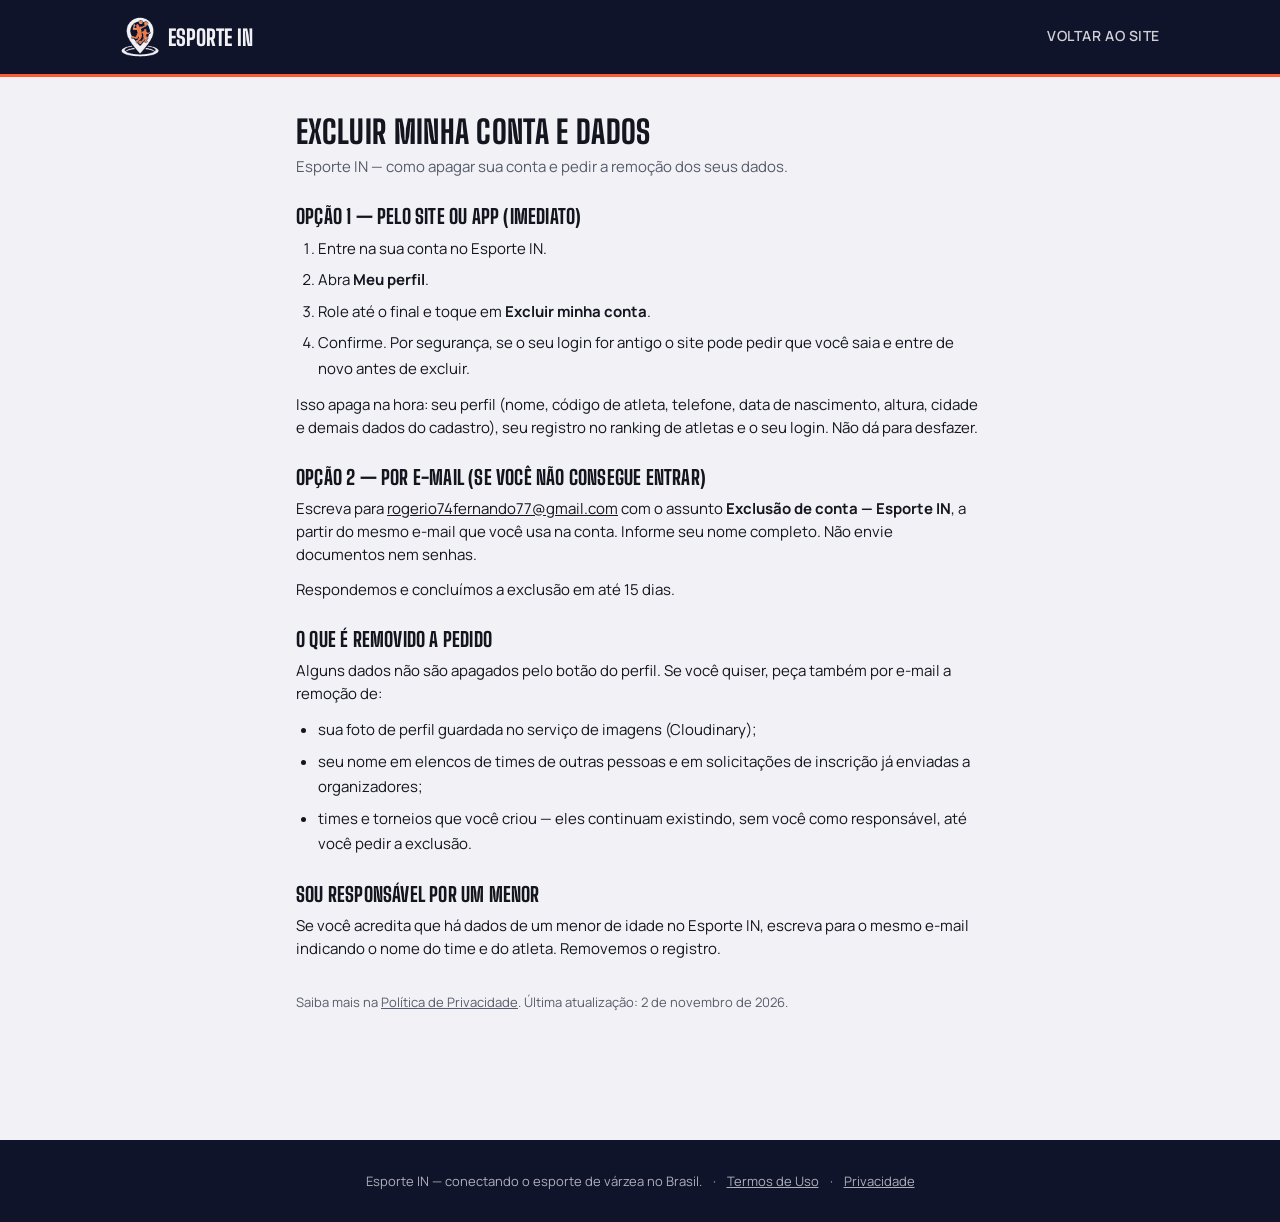
<file: exclusao-de-conta.html>
<!DOCTYPE html>
<html lang="pt-BR">
<head>
<meta charset="UTF-8">
<meta name="viewport" content="width=device-width, initial-scale=1.0, viewport-fit=cover">
<title>Excluir minha conta e dados — Esporte IN</title>
<meta name="description" content="Como excluir sua conta do Esporte IN e pedir a remoção dos seus dados pessoais.">
<link rel="canonical" href="https://www.esportein.com.br/exclusao-de-conta.html">
<meta name="theme-color" content="#10142B">
<link rel="icon" href="icons/favicon-32.png">
<link rel="stylesheet" href="style.css">
<style>
  .legal { max-width: 720px; margin: 0 auto; padding: 40px 16px 56px; font-size: 15px; line-height: 1.7; }
  .legal h1 { font-size: 32px; margin: 0 0 8px; }
  .legal h2 { font-size: 20px; margin: 28px 0 10px; }
  .legal p, .legal ul, .legal ol { margin: 0 0 12px; }
  .legal ul, .legal ol { padding-left: 22px; }
  .legal li { margin-bottom: 6px; }
  .legal a { text-decoration: underline; }
  .legal .sub { color: var(--tinta-suave); margin-bottom: 24px; }
  .legal .data { margin-top: 32px; font-size: 13px; color: var(--tinta-suave); }
</style>
</head>
<body>

<header class="topo">
  <div class="container">
    <a class="marca" href="index.html"><img src="icons/logo-topo.png" alt="" class="marca-icone">Esporte IN</a>
    <nav class="nav-links">
      <a href="index.html">Voltar ao site</a>
    </nav>
  </div>
</header>

<main class="legal">
  <h1>Excluir minha conta e dados</h1>
  <p class="sub">Esporte IN — como apagar sua conta e pedir a remoção dos seus dados.</p>

  <h2>Opção 1 — Pelo site ou app (imediato)</h2>
  <ol>
    <li>Entre na sua conta no Esporte IN.</li>
    <li>Abra <strong>Meu perfil</strong>.</li>
    <li>Role até o final e toque em <strong>Excluir minha conta</strong>.</li>
    <li>Confirme. Por segurança, se o seu login for antigo o site pode pedir que você saia e entre de novo antes de excluir.</li>
  </ol>
  <p>Isso apaga na hora: seu perfil (nome, código de atleta, telefone, data de nascimento, altura, cidade e demais dados do cadastro), seu registro no ranking de atletas e o seu login. Não dá para desfazer.</p>

  <h2>Opção 2 — Por e-mail (se você não consegue entrar)</h2>
  <p>Escreva para <a href="mailto:rogerio74fernando77@gmail.com?subject=Exclus%C3%A3o%20de%20conta%20-%20Esporte%20IN">rogerio74fernando77@gmail.com</a> com o assunto <strong>Exclusão de conta — Esporte IN</strong>, a partir do mesmo e-mail que você usa na conta. Informe seu nome completo. Não envie documentos nem senhas.</p>
  <p>Respondemos e concluímos a exclusão em até 15 dias.</p>

  <h2>O que é removido a pedido</h2>
  <p>Alguns dados não são apagados pelo botão do perfil. Se você quiser, peça também por e-mail a remoção de:</p>
  <ul>
    <li>sua foto de perfil guardada no serviço de imagens (Cloudinary);</li>
    <li>seu nome em elencos de times de outras pessoas e em solicitações de inscrição já enviadas a organizadores;</li>
    <li>times e torneios que você criou — eles continuam existindo, sem você como responsável, até você pedir a exclusão.</li>
  </ul>

  <h2>Sou responsável por um menor</h2>
  <p>Se você acredita que há dados de um menor de idade no Esporte IN, escreva para o mesmo e-mail indicando o nome do time e do atleta. Removemos o registro.</p>

  <p class="data">Saiba mais na <a href="privacidade.html">Política de Privacidade</a>. Última atualização: 2 de novembro de 2026.</p>
</main>

<footer class="rodape">
  <div class="container">
    Esporte IN — conectando o esporte de várzea no Brasil.
    <span style="margin:0 8px;">·</span>
    <a href="index.html#termos" style="text-decoration:underline;">Termos de Uso</a>
    <span style="margin:0 8px;">·</span>
    <a href="privacidade.html" style="text-decoration:underline;">Privacidade</a>
  </div>
</footer>

</body>
</html>
</file>
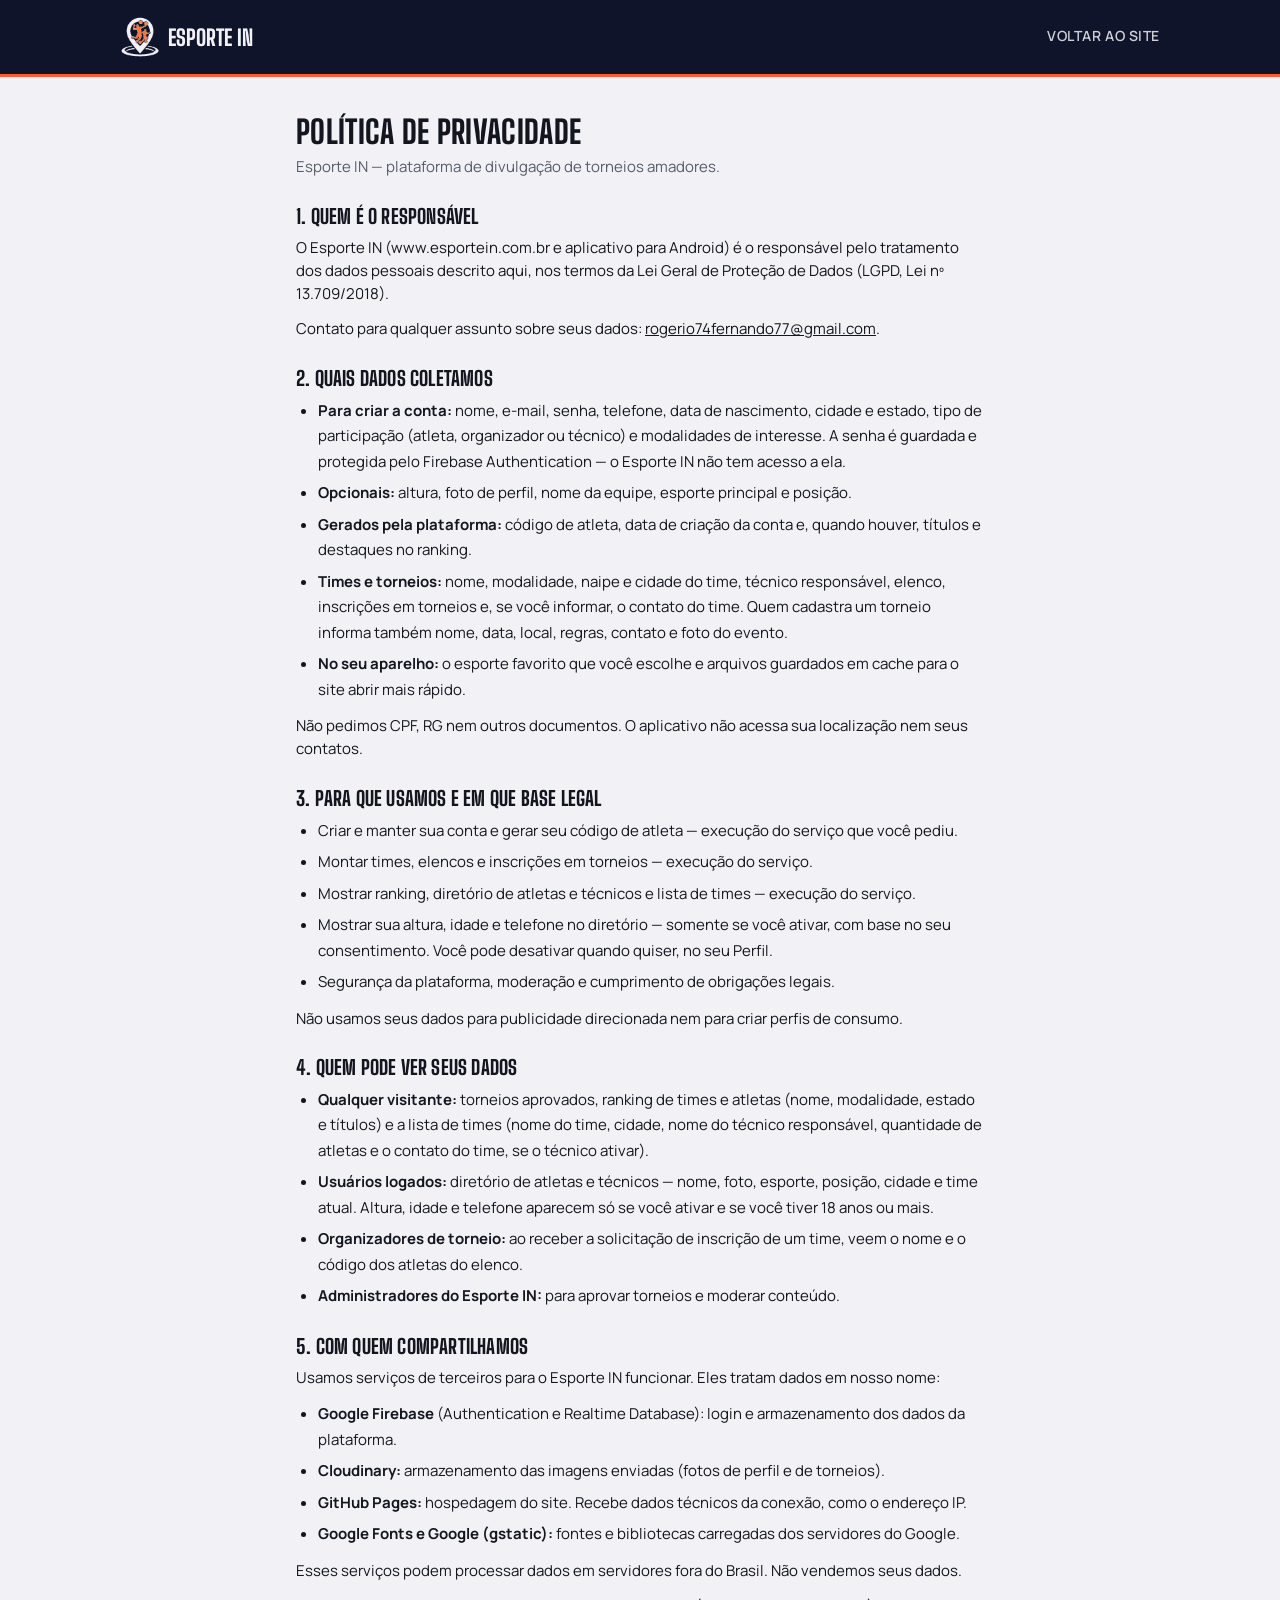
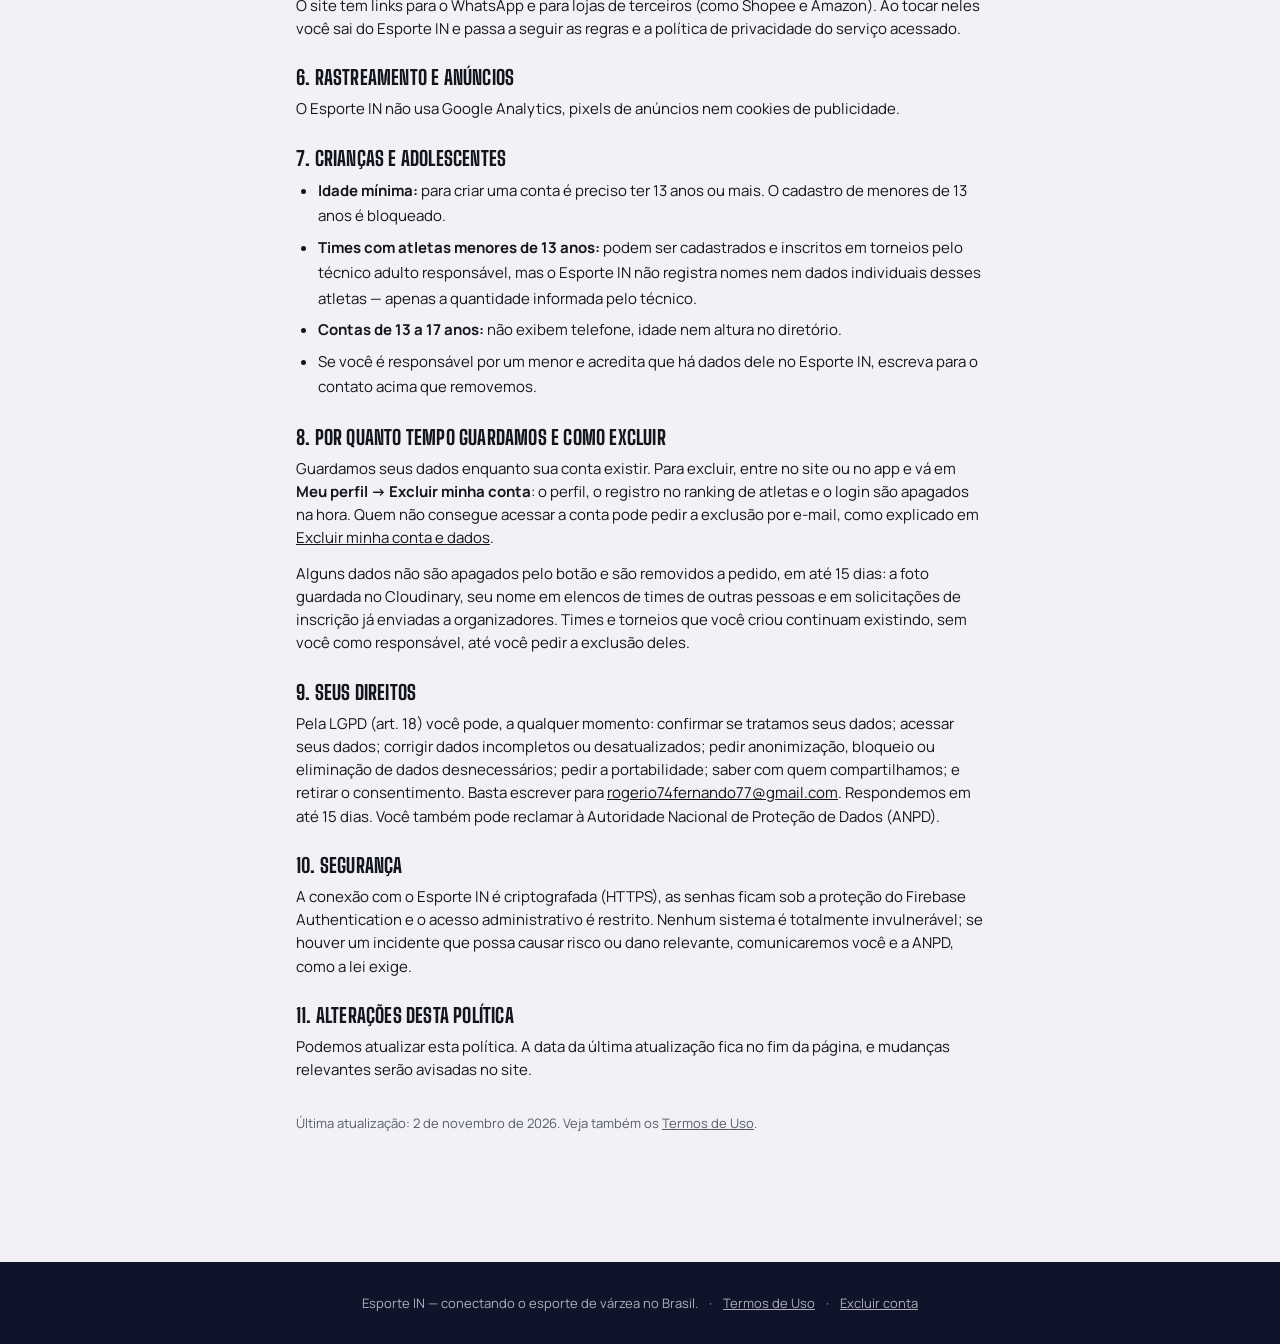
<file: privacidade.html>
<!DOCTYPE html>
<html lang="pt-BR">
<head>
<meta charset="UTF-8">
<meta name="viewport" content="width=device-width, initial-scale=1.0, viewport-fit=cover">
<title>Política de Privacidade — Esporte IN</title>
<meta name="description" content="Como o Esporte IN trata seus dados pessoais: o que coletamos, para quê, com quem compartilhamos e como exercer seus direitos.">
<link rel="canonical" href="https://www.esportein.com.br/privacidade.html">
<meta name="theme-color" content="#10142B">
<link rel="icon" href="icons/favicon-32.png">
<link rel="stylesheet" href="style.css">
<style>
  .legal { max-width: 720px; margin: 0 auto; padding: 40px 16px 56px; font-size: 15px; line-height: 1.7; }
  .legal h1 { font-size: 32px; margin: 0 0 8px; }
  .legal h2 { font-size: 20px; margin: 28px 0 10px; }
  .legal p, .legal ul { margin: 0 0 12px; }
  .legal ul { padding-left: 22px; }
  .legal li { margin-bottom: 6px; }
  .legal a { text-decoration: underline; }
  .legal .sub { color: var(--tinta-suave); margin-bottom: 24px; }
  .legal .data { margin-top: 32px; font-size: 13px; color: var(--tinta-suave); }
</style>
</head>
<body>

<header class="topo">
  <div class="container">
    <a class="marca" href="index.html"><img src="icons/logo-topo.png" alt="" class="marca-icone">Esporte IN</a>
    <nav class="nav-links">
      <a href="index.html">Voltar ao site</a>
    </nav>
  </div>
</header>

<main class="legal">
  <h1>Política de Privacidade</h1>
  <p class="sub">Esporte IN — plataforma de divulgação de torneios amadores.</p>

  <h2>1. Quem é o responsável</h2>
  <p>O Esporte IN (www.esportein.com.br e aplicativo para Android) é o responsável pelo tratamento dos dados pessoais descrito aqui, nos termos da Lei Geral de Proteção de Dados (LGPD, Lei nº 13.709/2018).</p>
  <p>Contato para qualquer assunto sobre seus dados: <a href="mailto:rogerio74fernando77@gmail.com">rogerio74fernando77@gmail.com</a>.</p>

  <h2>2. Quais dados coletamos</h2>
  <ul>
    <li><strong>Para criar a conta:</strong> nome, e-mail, senha, telefone, data de nascimento, cidade e estado, tipo de participação (atleta, organizador ou técnico) e modalidades de interesse. A senha é guardada e protegida pelo Firebase Authentication — o Esporte IN não tem acesso a ela.</li>
    <li><strong>Opcionais:</strong> altura, foto de perfil, nome da equipe, esporte principal e posição.</li>
    <li><strong>Gerados pela plataforma:</strong> código de atleta, data de criação da conta e, quando houver, títulos e destaques no ranking.</li>
    <li><strong>Times e torneios:</strong> nome, modalidade, naipe e cidade do time, técnico responsável, elenco, inscrições em torneios e, se você informar, o contato do time. Quem cadastra um torneio informa também nome, data, local, regras, contato e foto do evento.</li>
    <li><strong>No seu aparelho:</strong> o esporte favorito que você escolhe e arquivos guardados em cache para o site abrir mais rápido.</li>
  </ul>
  <p>Não pedimos CPF, RG nem outros documentos. O aplicativo não acessa sua localização nem seus contatos.</p>

  <h2>3. Para que usamos e em que base legal</h2>
  <ul>
    <li>Criar e manter sua conta e gerar seu código de atleta — execução do serviço que você pediu.</li>
    <li>Montar times, elencos e inscrições em torneios — execução do serviço.</li>
    <li>Mostrar ranking, diretório de atletas e técnicos e lista de times — execução do serviço.</li>
    <li>Mostrar sua altura, idade e telefone no diretório — somente se você ativar, com base no seu consentimento. Você pode desativar quando quiser, no seu Perfil.</li>
    <li>Segurança da plataforma, moderação e cumprimento de obrigações legais.</li>
  </ul>
  <p>Não usamos seus dados para publicidade direcionada nem para criar perfis de consumo.</p>

  <h2>4. Quem pode ver seus dados</h2>
  <ul>
    <li><strong>Qualquer visitante:</strong> torneios aprovados, ranking de times e atletas (nome, modalidade, estado e títulos) e a lista de times (nome do time, cidade, nome do técnico responsável, quantidade de atletas e o contato do time, se o técnico ativar).</li>
    <li><strong>Usuários logados:</strong> diretório de atletas e técnicos — nome, foto, esporte, posição, cidade e time atual. Altura, idade e telefone aparecem só se você ativar e se você tiver 18 anos ou mais.</li>
    <li><strong>Organizadores de torneio:</strong> ao receber a solicitação de inscrição de um time, veem o nome e o código dos atletas do elenco.</li>
    <li><strong>Administradores do Esporte IN:</strong> para aprovar torneios e moderar conteúdo.</li>
  </ul>

  <h2>5. Com quem compartilhamos</h2>
  <p>Usamos serviços de terceiros para o Esporte IN funcionar. Eles tratam dados em nosso nome:</p>
  <ul>
    <li><strong>Google Firebase</strong> (Authentication e Realtime Database): login e armazenamento dos dados da plataforma.</li>
    <li><strong>Cloudinary:</strong> armazenamento das imagens enviadas (fotos de perfil e de torneios).</li>
    <li><strong>GitHub Pages:</strong> hospedagem do site. Recebe dados técnicos da conexão, como o endereço IP.</li>
    <li><strong>Google Fonts e Google (gstatic):</strong> fontes e bibliotecas carregadas dos servidores do Google.</li>
  </ul>
  <p>Esses serviços podem processar dados em servidores fora do Brasil. Não vendemos seus dados.</p>
  <p>O site tem links para o WhatsApp e para lojas de terceiros (como Shopee e Amazon). Ao tocar neles você sai do Esporte IN e passa a seguir as regras e a política de privacidade do serviço acessado.</p>

  <h2>6. Rastreamento e anúncios</h2>
  <p>O Esporte IN não usa Google Analytics, pixels de anúncios nem cookies de publicidade.</p>

  <h2>7. Crianças e adolescentes</h2>
  <ul>
    <li><strong>Idade mínima:</strong> para criar uma conta é preciso ter 13 anos ou mais. O cadastro de menores de 13 anos é bloqueado.</li>
    <li><strong>Times com atletas menores de 13 anos:</strong> podem ser cadastrados e inscritos em torneios pelo técnico adulto responsável, mas o Esporte IN não registra nomes nem dados individuais desses atletas — apenas a quantidade informada pelo técnico.</li>
    <li><strong>Contas de 13 a 17 anos:</strong> não exibem telefone, idade nem altura no diretório.</li>
    <li>Se você é responsável por um menor e acredita que há dados dele no Esporte IN, escreva para o contato acima que removemos.</li>
  </ul>

  <h2>8. Por quanto tempo guardamos e como excluir</h2>
  <p>Guardamos seus dados enquanto sua conta existir. Para excluir, entre no site ou no app e vá em <strong>Meu perfil → Excluir minha conta</strong>: o perfil, o registro no ranking de atletas e o login são apagados na hora. Quem não consegue acessar a conta pode pedir a exclusão por e-mail, como explicado em <a href="exclusao-de-conta.html">Excluir minha conta e dados</a>.</p>
  <p>Alguns dados não são apagados pelo botão e são removidos a pedido, em até 15 dias: a foto guardada no Cloudinary, seu nome em elencos de times de outras pessoas e em solicitações de inscrição já enviadas a organizadores. Times e torneios que você criou continuam existindo, sem você como responsável, até você pedir a exclusão deles.</p>

  <h2>9. Seus direitos</h2>
  <p>Pela LGPD (art. 18) você pode, a qualquer momento: confirmar se tratamos seus dados; acessar seus dados; corrigir dados incompletos ou desatualizados; pedir anonimização, bloqueio ou eliminação de dados desnecessários; pedir a portabilidade; saber com quem compartilhamos; e retirar o consentimento. Basta escrever para <a href="mailto:rogerio74fernando77@gmail.com">rogerio74fernando77@gmail.com</a>. Respondemos em até 15 dias. Você também pode reclamar à Autoridade Nacional de Proteção de Dados (ANPD).</p>

  <h2>10. Segurança</h2>
  <p>A conexão com o Esporte IN é criptografada (HTTPS), as senhas ficam sob a proteção do Firebase Authentication e o acesso administrativo é restrito. Nenhum sistema é totalmente invulnerável; se houver um incidente que possa causar risco ou dano relevante, comunicaremos você e a ANPD, como a lei exige.</p>

  <h2>11. Alterações desta política</h2>
  <p>Podemos atualizar esta política. A data da última atualização fica no fim da página, e mudanças relevantes serão avisadas no site.</p>

  <p class="data">Última atualização: 2 de novembro de 2026. Veja também os <a href="index.html#termos">Termos de Uso</a>.</p>
</main>

<footer class="rodape">
  <div class="container">
    Esporte IN — conectando o esporte de várzea no Brasil.
    <span style="margin:0 8px;">·</span>
    <a href="index.html#termos" style="text-decoration:underline;">Termos de Uso</a>
    <span style="margin:0 8px;">·</span>
    <a href="exclusao-de-conta.html" style="text-decoration:underline;">Excluir conta</a>
  </div>
</footer>

</body>
</html>
</file>
<file: style.css>
/* =========================================================
   ESPORTE IN — design tokens
   Conceito: quadra amadora à noite, sob o refletor. Fundo
   escuro tipo estádio iluminado; súmulas de papel "acendem"
   na cor do esporte, como uniformes de times diferentes.
   ========================================================= */

@import url('https://fonts.googleapis.com/css2?family=Big+Shoulders+Display:wght@600;700;800&family=Manrope:wght@400;500;600;700;800&family=Space+Mono:wght@400;700&display=swap');

:root {
  --verde-quadra: #10142B;   /* noite do estádio — topo, hero, rodapé */
  --verde-grama: #2EC4B6;    /* água/turquesa — confirmações, links, foco */
  --giz: #F2F1F5;            /* papel frio — fundo da página e cartões */
  --tinta: #14161F;          /* tinta quase-preta — texto principal */
  --tinta-suave: #565C6B;    /* cinza-ardósia — texto secundário */
  --apito: #FF5A36;          /* laranja-refletor — ação principal */
  --cartao-vermelho: #E63946;
  --linha: rgba(242, 241, 245, 0.14);
  --linha-escura: rgba(20, 22, 31, 0.12);
  --sombra: 0 12px 28px rgba(16, 20, 43, 0.18);

  --fonte-placar: 'Big Shoulders Display', sans-serif;
  --fonte-corpo: 'Manrope', sans-serif;
  --fonte-dado: 'Space Mono', monospace;
}

* { box-sizing: border-box; }

html { scroll-behavior: smooth; }

body {
  margin: 0;
  font-family: var(--fonte-corpo);
  color: var(--tinta);
  background: var(--giz);
  -webkit-font-smoothing: antialiased;
  -webkit-tap-highlight-color: transparent;
  overscroll-behavior-y: contain;
}

a { color: inherit; text-decoration: none; }

img { max-width: 100%; display: block; }

h1, h2, h3 {
  font-family: var(--fonte-placar);
  font-weight: 800;
  letter-spacing: 0.01em;
  line-height: 0.95;
  margin: 0;
  text-transform: uppercase;
}

p { line-height: 1.55; margin: 0 0 1em; }

button, input, select, textarea {
  font-family: var(--fonte-corpo);
  font-size: 16px; /* evita zoom automático no iOS Safari */
}

:focus-visible {
  outline: 3px solid var(--apito);
  outline-offset: 2px;
}

@media (prefers-reduced-motion: reduce) {
  * { animation: none !important; transition: none !important; }
}

/* ---------- layout utilitário ---------- */

.container {
  max-width: 1080px;
  margin: 0 auto;
  padding: 0 20px;
}

.pagina {
  min-height: 100vh;
  padding-bottom: 64px;
}

/* ---------- banner de instalar (PWA) ---------- */

.banner-instalar {
  display: none;
  align-items: center;
  justify-content: space-between;
  gap: 10px;
  background: var(--apito);
  color: #fff;
  padding: 10px 16px;
  padding-top: max(10px, env(safe-area-inset-top));
}
.banner-instalar-conteudo { display: flex; align-items: center; gap: 10px; flex: 1; min-width: 0; }
.banner-instalar-icone { flex-shrink: 0; display: flex; }
.banner-instalar-icone svg { width: 22px; height: 22px; }
.banner-instalar-texto { min-width: 0; }
.banner-instalar-titulo { font-weight: 800; font-size: 13px; line-height: 1.2; }
#texto-banner-instalar { font-size: 11px; opacity: 0.92; line-height: 1.3; }
.banner-instalar-btn {
  flex-shrink: 0;
  background: #fff;
  color: #B8371A;
  border: none;
  border-radius: 999px;
  padding: 8px 14px;
  font-weight: 800;
  font-size: 12px;
  white-space: nowrap;
  cursor: pointer;
}
.banner-instalar-fechar {
  flex-shrink: 0;
  background: transparent;
  border: none;
  color: #fff;
  font-size: 18px;
  padding: 4px 6px;
  opacity: 0.85;
  cursor: pointer;
}

.destaque-temporario {
  animation: piscarDestaque 1.3s ease 2;
}
@keyframes piscarDestaque {
  0%, 100% { box-shadow: var(--sombra); border-color: transparent; }
  50% { box-shadow: 0 0 0 3px var(--apito), var(--sombra); }
}
.icone-inline { width: 14px; height: 14px; vertical-align: -2px; }

.bloco-parcerias { margin-top: 16px; padding-top: 14px; border-top: 1px dashed var(--linha-escura); }
.rotulo-parcerias {
  font-size: 12px;
  font-weight: 700;
  text-transform: uppercase;
  letter-spacing: 0.03em;
  color: var(--tinta-suave);
  margin-bottom: 10px;
}
.card-parceria {
  display: flex;
  gap: 12px;
  background: var(--giz);
  border: 1px solid var(--linha-escura);
  border-radius: 10px;
  padding: 12px 14px;
  margin-bottom: 8px;
}
.card-parceria-icone { flex-shrink: 0; color: var(--apito); display: flex; align-items: flex-start; padding-top: 2px; }
.card-parceria-icone svg { width: 22px; height: 22px; }
.card-parceria-categoria { font-size: 10px; text-transform: uppercase; letter-spacing: 0.04em; color: var(--tinta-suave); font-weight: 700; }
.card-parceria-nome { font-size: 15px; font-weight: 800; margin: 2px 0 4px; }
.card-parceria-oferta { font-size: 13px; color: var(--tinta); margin: 0 0 4px; }
.card-parceria-contato { font-size: 12px; color: var(--tinta-suave); margin: 0; font-family: var(--fonte-dado); }

.aviso-edicao-pendente {
  font-size: 12px;
  color: #B8371A;
  background: rgba(255,90,54,0.10);
  border-radius: 8px;
  padding: 8px 12px;
  margin: 10px 0 0;
}

.linha-parceria-form {
  display: flex;
  flex-direction: column;
  gap: 8px;
  background: var(--giz);
  border: 1px solid var(--linha-escura);
  border-radius: 10px;
  padding: 12px;
  margin-bottom: 10px;
}
.linha-parceria-form select,
.linha-parceria-form input {
  padding: 9px 10px;
  border: 1px solid var(--linha-escura);
  border-radius: 6px;
  font-family: var(--fonte-corpo);
  font-size: 14px;
}
.linha-parceria-form .btn { align-self: flex-start; padding: 6px 12px; font-size: 12px; }

.card-parceria + .card-parceria { margin-top: 0; }

.avatar-cartao-atleta {
  width: 44px;
  height: 44px;
  border-radius: 50%;
  object-fit: cover;
  margin-right: 12px;
  flex-shrink: 0;
}
.rotulo-secao-form {
  font-size: 13px;
  font-weight: 700;
  text-transform: uppercase;
  letter-spacing: 0.03em;
  color: var(--tinta-suave);
  margin-bottom: 8px;
  display: flex;
  align-items: center;
  gap: 6px;
}
.destaques-linha { font-size: 10px; display: inline-flex; align-items: center; gap: 3px; }

/* ---------- topo / navegação ---------- */

.topo {
  background: var(--verde-quadra);
  color: var(--giz);
  padding: 16px 0;
  padding-top: max(16px, env(safe-area-inset-top));
  position: sticky;
  top: 0;
  z-index: 50;
  border-bottom: 3px solid var(--apito);
}

.topo .container {
  display: flex;
  align-items: center;
  justify-content: space-between;
  gap: 12px;
}

.marca {
  display: flex;
  align-items: center;
  gap: 8px;
  font-family: var(--fonte-placar);
  font-size: 22px;
  font-weight: 800;
  text-transform: uppercase;
}

.marca .marca-icone {
  height: 42px;
  width: auto;
  display: block;
}

.logo-auth {
  display: block;
  height: 120px;
  width: auto;
  margin: 0 auto 24px;
}

.nav-links {
  display: flex;
  gap: 18px;
  font-size: 14px;
  font-weight: 600;
  text-transform: uppercase;
  letter-spacing: 0.04em;
}

.nav-links a {
  opacity: 0.85;
  border-bottom: 2px solid transparent;
  padding-bottom: 2px;
  transition: opacity 0.15s, border-color 0.15s;
}

.nav-links a:hover, .nav-links a.ativo {
  opacity: 1;
  border-color: var(--apito);
}

/* ---------- botões ---------- */

.btn {
  display: inline-flex;
  align-items: center;
  justify-content: center;
  gap: 8px;
  font-family: var(--fonte-corpo);
  font-weight: 700;
  font-size: 15px;
  padding: 13px 22px;
  border-radius: 6px;
  border: 2px solid transparent;
  cursor: pointer;
  text-transform: uppercase;
  letter-spacing: 0.03em;
  transition: transform 0.12s ease, box-shadow 0.12s ease;
}

.btn:active { transform: translateY(1px); }

.btn-apito {
  background: var(--apito);
  color: var(--giz);
}
.btn-apito:hover { box-shadow: 0 6px 0 rgba(0,0,0,0.2); }

.btn-linha {
  background: transparent;
  border-color: currentColor;
  color: inherit;
}

.btn-vermelho {
  background: var(--cartao-vermelho);
  color: var(--giz);
}

.btn-bloco { width: 100%; }

.btn[disabled] { opacity: 0.5; cursor: not-allowed; }

/* ---------- hero ---------- */

.hero {
  background: var(--verde-quadra);
  color: var(--giz);
  padding: 56px 0 48px;
  position: relative;
  overflow: hidden;
}

.hero::before {
  /* linhas de quadra sutis no fundo */
  content: "";
  position: absolute;
  inset: 0;
  background-image:
    repeating-linear-gradient(90deg, var(--linha) 0 2px, transparent 2px 120px);
  opacity: 0.5;
  pointer-events: none;
}

.hero::after {
  /* marca d'água da logo, grande e discreta */
  content: "";
  position: absolute;
  top: 50%;
  right: -60px;
  width: 340px;
  height: 340px;
  transform: translateY(-50%);
  background-image: url("icons/logo-topo.png");
  background-repeat: no-repeat;
  background-position: center;
  background-size: contain;
  opacity: 0.08;
  pointer-events: none;
}

.hero .container { position: relative; }

/* ---------- animação de entrada (hero) ---------- */

@keyframes entrada-subida {
  from { opacity: 0; transform: translateY(16px); }
  to { opacity: 1; transform: translateY(0); }
}
.hero-eyebrow { animation: entrada-subida 0.55s ease both; }
.hero h1 { animation: entrada-subida 0.55s ease both 0.08s; }
.hero p.lead { animation: entrada-subida 0.55s ease both 0.16s; }
.chips-esporte { animation: entrada-subida 0.55s ease both 0.24s; }

/* ---------- reveal ao rolar a tela ---------- */

.reveal {
  opacity: 0;
  transform: translateY(24px);
  transition: opacity 0.6s ease, transform 0.6s ease;
}
.reveal.revelado { opacity: 1; transform: translateY(0); }

/* ---------- barra de estatísticas vivas ---------- */

.secao-stats { padding: 22px 0; background: #fff; border-bottom: 1px solid var(--linha-escura); }
.stats-lista { display: flex; justify-content: space-around; text-align: center; gap: 10px; }
.stat-item { display: flex; flex-direction: column; gap: 2px; }
.stat-numero {
  font-family: var(--fonte-placar);
  font-size: clamp(24px, 6vw, 34px);
  font-weight: 800;
  color: var(--apito);
  line-height: 1;
}
.stat-numero-vazio {
  font-size: clamp(15px, 3.6vw, 18px);
  text-transform: uppercase;
  letter-spacing: 0.03em;
}
.stat-rotulo { font-size: 11px; color: var(--tinta-suave); text-transform: uppercase; letter-spacing: 0.03em; }

/* ---------- como funciona ---------- */

.passos-como-funciona {
  display: grid;
  grid-template-columns: repeat(3, 1fr);
  gap: 18px;
  margin-top: 18px;
}
.passo-item {
  position: relative;
  background: #fff;
  border: 1px solid var(--linha-escura);
  border-radius: 10px;
  padding: 20px 16px 18px;
}
.passo-numero {
  position: absolute;
  top: -12px;
  left: 16px;
  width: 26px;
  height: 26px;
  border-radius: 50%;
  background: var(--apito);
  color: #fff;
  font-family: var(--fonte-placar);
  font-weight: 800;
  font-size: 13px;
  display: flex;
  align-items: center;
  justify-content: center;
}
.passo-icone { display: block; color: var(--apito); margin-bottom: 10px; }
.passo-icone svg { width: 26px; height: 26px; }
.passo-item h3 { font-size: 15px; font-weight: 800; margin: 0 0 6px; }
.passo-item p { font-size: 13px; color: var(--tinta-suave); margin: 0; line-height: 1.4; }

/* ---------- dica de arrastar + seta viva ---------- */

.dica-arraste {
  display: inline-flex;
  align-items: center;
  gap: 4px;
  font-size: 11px;
  font-weight: 700;
  color: var(--tinta-suave);
  margin-bottom: 8px;
  transition: opacity 0.4s ease;
}
.dica-arraste.escondida { opacity: 0; pointer-events: none; }
.seta-dica { display: inline-block; animation: nudge 1.4s ease-in-out infinite; }
@keyframes nudge {
  0%, 100% { transform: translateX(0); }
  50% { transform: translateX(5px); }
}

.hero-eyebrow {
  font-family: var(--fonte-dado);
  font-size: 13px;
  letter-spacing: 0.12em;
  text-transform: uppercase;
  color: var(--apito);
  margin-bottom: 14px;
}

.hero h1 {
  font-size: clamp(36px, 7vw, 64px);
  max-width: 14ch;
  margin-bottom: 18px;
}

.hero p.lead {
  font-size: 17px;
  max-width: 50ch;
  color: rgba(242,241,245,0.82);
  margin-bottom: 8px;
}

.hero-cta { display: flex; gap: 12px; flex-wrap: wrap; margin-top: 20px; }

/* ---------- seletor de esporte (chips) ---------- */

.chips-esporte {
  display: flex;
  gap: 10px;
  flex-wrap: nowrap;
  overflow-x: auto;
  padding: 4px 2px 10px;
  margin-top: 6px;
  -webkit-overflow-scrolling: touch;
  scrollbar-width: thin;
}
.chips-esporte::-webkit-scrollbar { height: 6px; }
.chips-esporte::-webkit-scrollbar-thumb { background: var(--linha); border-radius: 3px; }

.chip {
  --cor-chip: var(--apito);
  flex: 0 0 auto;
  display: inline-flex;
  align-items: center;
  padding: 11px 20px;
  border-radius: 999px;
  border: 2px solid var(--cor-chip);
  background: transparent;
  color: inherit;
  font-family: var(--fonte-corpo);
  font-weight: 700;
  font-size: 14px;
  cursor: pointer;
  white-space: nowrap;
  transition: transform .12s ease, background .15s ease, box-shadow .15s ease;
}
.chip:hover { transform: translateY(-2px); }
.chip.ativo {
  background: var(--cor-chip);
  color: var(--cor-chip-texto, var(--tinta));
  box-shadow: 0 6px 18px rgba(0,0,0,0.32);
}

.aviso-legal-lista {
  display: flex;
  align-items: flex-start;
  gap: 8px;
  background: rgba(255, 90, 54, 0.08);
  border: 1px solid rgba(255, 90, 54, 0.22);
  color: var(--tinta-suave);
  font-size: 12px;
  line-height: 1.5;
  border-radius: 10px;
  padding: 10px 14px;
  margin-bottom: 18px;
}
.aviso-legal-lista a { text-decoration: underline; font-weight: 700; color: #B8371A; }
.aviso-legal-icone { flex-shrink: 0; color: #B8371A; margin-top: 1px; }
.aviso-legal-icone svg { width: 16px; height: 16px; }

/* ---------- súmula (cartão-assinatura) ---------- */

.sumula {
  background: var(--giz);
  color: var(--tinta);
  border-radius: 4px;
  box-shadow: var(--sombra);
  position: relative;
  padding: 20px 20px 18px;
  border-top: 6px solid var(--apito);
}

.sumula-foto {
  display: block;
  width: calc(100% + 40px);
  margin: -20px -20px 16px;
  height: 160px;
  object-fit: cover;
}

.sumula::after {
  /* furo de grampo */
  content: "";
  position: absolute;
  top: -3px;
  right: 22px;
  width: 10px;
  height: 10px;
  background: var(--verde-quadra);
  border-radius: 50%;
  box-shadow: -140px 0 0 var(--verde-quadra);
}

.sumula-cabecalho {
  display: flex;
  justify-content: space-between;
  align-items: flex-start;
  gap: 12px;
  border-bottom: 1px dashed var(--linha-escura);
  padding-bottom: 10px;
  margin-bottom: 12px;
}

.sumula-modalidade {
  font-family: var(--fonte-dado);
  font-size: 11px;
  text-transform: uppercase;
  letter-spacing: 0.08em;
  color: var(--verde-grama);
  font-weight: 700;
}

.sumula-nome {
  font-family: var(--fonte-placar);
  font-size: 24px;
  font-weight: 800;
  text-transform: uppercase;
  margin: 2px 0 0;
}

.sumula-selo {
  font-family: var(--fonte-dado);
  font-size: 11px;
  padding: 4px 8px;
  border-radius: 3px;
  text-transform: uppercase;
  font-weight: 700;
  white-space: nowrap;
}
.selo-aprovado { background: rgba(46,196,182,0.16); color: #1B8177; }
.selo-pendente { background: rgba(255,90,54,0.14); color: #B8371A; }

.sumula-linha {
  display: flex;
  justify-content: space-between;
  font-size: 14px;
  padding: 6px 0;
  border-bottom: 1px solid var(--linha-escura);
}
.sumula-linha:last-of-type { border-bottom: none; }
.sumula-linha .rotulo { color: var(--tinta-suave); }
.sumula-linha .valor { font-weight: 600; text-align: right; }

.sumula-rodape {
  margin-top: 14px;
  display: flex;
  gap: 10px;
  flex-wrap: wrap;
}

/* ---------- grades / seções ---------- */

.secao { padding: 44px 0; }
.secao-cabecalho {
  display: flex;
  justify-content: space-between;
  align-items: flex-end;
  gap: 12px;
  flex-wrap: wrap;
  margin-bottom: 24px;
}
.secao-titulo { font-size: clamp(24px, 4vw, 36px); margin-bottom: 8px; }
.secao-sub { color: var(--tinta-suave); max-width: 56ch; margin-bottom: 0; }
.link-discreto {
  font-weight: 700;
  font-size: 14px;
  text-transform: uppercase;
  letter-spacing: 0.03em;
  color: var(--verde-grama);
  white-space: nowrap;
}

.grade-cartoes {
  display: grid;
  grid-template-columns: repeat(auto-fill, minmax(280px, 1fr));
  gap: 18px;
}

/* ---------- card de destaque (ranking teaser) ---------- */

.cartao-destaque {
  background: var(--verde-quadra);
  color: var(--giz);
  border-radius: 12px;
  padding: 34px 32px;
  display: flex;
  align-items: center;
  justify-content: space-between;
  gap: 24px;
  flex-wrap: wrap;
  border: 2px solid var(--apito);
}
.cartao-destaque h3 { font-size: clamp(22px, 4vw, 32px); margin-bottom: 8px; }
.cartao-destaque p { color: rgba(242,241,245,0.78); margin-bottom: 0; max-width: 48ch; }

/* ---------- filtros ---------- */

.filtros {
  display: flex;
  gap: 10px;
  flex-wrap: wrap;
  margin-bottom: 24px;
  padding: 14px;
  background: #fff;
  border: 1px solid var(--linha-escura);
  border-radius: 6px;
}

.filtros select, .filtros input {
  padding: 10px 12px;
  border: 1px solid var(--linha-escura);
  border-radius: 5px;
  background: var(--giz);
  color: var(--tinta);
  flex: 1 1 160px;
}

/* ---------- formulários ---------- */

.form-cartao {
  background: #fff;
  border: 1px solid var(--linha-escura);
  border-radius: 8px;
  padding: 26px;
  max-width: 560px;
  margin: 0 auto;
  box-shadow: var(--sombra);
}

.btn-sair-perfil { margin: 16px auto 0; max-width: 560px; }

.zona-risco {
  margin-top: 28px;
  border-color: var(--cartao-vermelho);
}
.zona-risco h3 {
  font-family: var(--fonte-corpo);
  text-transform: none;
  font-size: 16px;
  font-weight: 800;
  margin-bottom: 8px;
  color: var(--cartao-vermelho);
}
.zona-risco p {
  font-size: 13px;
  color: var(--tinta-suave);
  margin-bottom: 14px;
}
.upload-foto-area {
  border: 2px dashed var(--linha-escura);
  border-radius: 10px;
  padding: 18px;
  text-align: center;
  cursor: pointer;
  transition: border-color 0.2s ease, background 0.2s ease;
  background: var(--giz);
}
.upload-foto-area:hover { border-color: var(--apito); background: rgba(255,90,54,0.05); }
.upload-foto-area #upload-foto-texto {
  display: flex;
  flex-direction: column;
  align-items: center;
  gap: 6px;
  font-size: 13px;
  font-weight: 700;
  color: var(--tinta-suave);
}
.upload-foto-area #upload-foto-texto svg { width: 26px; height: 26px; color: var(--apito); }
.upload-foto-area img {
  max-width: 100%;
  max-height: 180px;
  border-radius: 8px;
  display: block;
  margin: 0 auto;
}

.campo-foto-perfil { display: flex; flex-direction: column; align-items: center; margin-bottom: 22px; }
.avatar-upload-area {
  width: 96px;
  height: 96px;
  border-radius: 50%;
  background: var(--giz);
  border: 2px dashed var(--linha-escura);
  display: flex;
  align-items: center;
  justify-content: center;
  cursor: pointer;
  position: relative;
  overflow: hidden;
  transition: border-color 0.2s ease;
}
.avatar-upload-area:hover { border-color: var(--apito); }
.avatar-upload-area img { width: 100%; height: 100%; object-fit: cover; }
#avatar-upload-icone { color: var(--tinta-suave); display: flex; }
#avatar-upload-icone svg { width: 38px; height: 38px; }
.avatar-upload-lapis {
  position: absolute;
  bottom: 2px;
  right: 2px;
  background: var(--apito);
  color: #fff;
  border-radius: 50%;
  width: 26px;
  height: 26px;
  display: flex;
  align-items: center;
  justify-content: center;
  border: 2px solid #fff;
}
.avatar-upload-lapis svg { width: 13px; height: 13px; }
.campo-foto-perfil .link-esqueci-senha { margin-top: 8px; }
.campo-foto-perfil .mensagem { margin-top: 8px; }

.campo-contato-publico {
  background: rgba(46, 196, 182, 0.08);
  border: 1.5px solid rgba(46, 196, 182, 0.35);
  border-radius: 10px;
  padding: 14px 16px;
}
.opcao-checkbox-destaque {
  display: flex;
  align-items: center;
  gap: 10px;
  font-weight: 800;
  font-size: 14px;
  cursor: pointer;
}
.opcao-checkbox-destaque input { width: 18px; height: 18px; flex-shrink: 0; }
.aviso-contato-publico {
  font-size: 12.5px;
  color: var(--tinta-suave);
  line-height: 1.5;
  margin: 8px 0 0 28px;
}

.link-esqueci-senha {
  display: block;
  margin: 14px auto 0;
  background: none;
  border: none;
  color: var(--apito);
  font-weight: 700;
  font-size: 13px;
  text-decoration: underline;
  cursor: pointer;
}

.campo { margin-bottom: 16px; }

.campo label {
  display: block;
  font-size: 13px;
  font-weight: 700;
  text-transform: uppercase;
  letter-spacing: 0.03em;
  margin-bottom: 6px;
  color: var(--tinta-suave);
}

.campo input, .campo select, .campo textarea {
  width: 100%;
  padding: 12px 14px;
  border: 1.5px solid var(--linha-escura);
  border-radius: 6px;
  background: var(--giz);
  color: var(--tinta);
}

.campo input:focus, .campo select:focus, .campo textarea:focus {
  border-color: var(--verde-grama);
}

.campo textarea { min-height: 100px; resize: vertical; }

.campo-checks {
  display: flex;
  gap: 16px;
  flex-wrap: wrap;
}
.campo-checks label {
  display: flex;
  align-items: center;
  gap: 6px;
  text-transform: none;
  font-weight: 500;
  font-size: 15px;
}
.campo-checks input { width: auto; }

.abas {
  display: flex;
  border-bottom: 2px solid var(--linha-escura);
  margin-bottom: 22px;
}
.aba {
  flex: 1;
  text-align: center;
  padding: 12px;
  font-weight: 700;
  text-transform: uppercase;
  font-size: 14px;
  letter-spacing: 0.03em;
  cursor: pointer;
  color: var(--tinta-suave);
  border-bottom: 3px solid transparent;
  margin-bottom: -2px;
}
.aba.ativa { color: var(--tinta); border-color: var(--apito); }

.mensagem {
  padding: 12px 14px;
  border-radius: 6px;
  font-size: 14px;
  margin-bottom: 16px;
  display: none;
}
.mensagem.ok { display: block; background: rgba(46,196,182,0.14); color: #1B8177; }
.mensagem.erro { display: block; background: rgba(230,57,70,0.12); color: var(--cartao-vermelho); }

/* ---------- estatísticas placar (hero) ---------- */

.placar-stats {
  display: flex;
  gap: 28px;
  margin-top: 30px;
  flex-wrap: wrap;
}
.placar-stat .numero {
  font-family: var(--fonte-placar);
  font-size: 38px;
  color: var(--apito);
  line-height: 1;
}
.placar-stat .rotulo {
  font-family: var(--fonte-dado);
  font-size: 12px;
  text-transform: uppercase;
  letter-spacing: 0.06em;
  color: rgba(242,241,245,0.7);
  margin-top: 4px;
}

/* ---------- rodapé ---------- */

.rodape {
  background: var(--verde-quadra);
  color: rgba(242,241,245,0.7);
  padding: 32px 0;
  margin-top: 60px;
  font-size: 13px;
  text-align: center;
}

/* ---------- estado vazio ---------- */

.vazio {
  text-align: center;
  padding: 48px 20px;
  color: var(--tinta-suave);
  border: 1.5px dashed var(--linha-escura);
  border-radius: 8px;
}
.vazio .numero { font-family: var(--fonte-placar); font-size: 30px; color: var(--verde-grama); }

/* ---------- ranking ---------- */

.lista-ranking {
  background: #fff;
  border: 1px solid var(--linha-escura);
  border-radius: 8px;
  overflow: hidden;
  box-shadow: var(--sombra);
}
.linha-ranking {
  display: flex;
  align-items: center;
  gap: 14px;
  padding: 14px 18px;
  border-bottom: 1px solid var(--linha-escura);
}
.linha-ranking:last-child { border-bottom: none; }
.linha-ranking .posicao {
  font-family: var(--fonte-placar);
  font-size: 20px;
  color: var(--tinta-suave);
  width: 34px;
  flex-shrink: 0;
}
.linha-ranking .nome-ranking { flex: 1; font-weight: 700; }
.linha-ranking .titulos {
  font-family: var(--fonte-dado);
  font-size: 13px;
  color: #1B8177;
  white-space: nowrap;
}
.linha-ranking.minha {
  background: rgba(255, 90, 54, 0.10);
  border-left: 4px solid var(--apito);
  padding-left: 14px;
}

/* ---------- skeletons (estado de carregamento) ---------- */

@keyframes skeleton-pulso {
  0% { opacity: 0.55; }
  50% { opacity: 1; }
  100% { opacity: 0.55; }
}
.skeleton-cartao {
  background: var(--giz);
  border-radius: 4px;
  border-top: 6px solid var(--linha-escura);
  padding: 20px;
  box-shadow: var(--sombra);
}
.skeleton-linha {
  height: 14px;
  border-radius: 4px;
  background: var(--linha-escura);
  animation: skeleton-pulso 1.3s ease-in-out infinite;
  margin-bottom: 10px;
}
.skeleton-linha.curta { width: 40%; }
.skeleton-linha.media { width: 70%; height: 20px; }
.skeleton-linha.larga { width: 100%; }
.skeleton-linha:last-child { margin-bottom: 0; }

/* ---------- carrossel de banners (home) ---------- */

.carrossel-banners {
  display: flex;
  gap: 14px;
  overflow-x: auto;
  scroll-snap-type: x mandatory;
  padding: 4px 2px 14px;
  -webkit-overflow-scrolling: touch;
}
.carrossel-banners::-webkit-scrollbar { height: 6px; }
.carrossel-banners::-webkit-scrollbar-thumb { background: var(--linha-escura); border-radius: 3px; }

.banner-torneio {
  scroll-snap-align: start;
  flex: 0 0 82%;
  max-width: 340px;
  background: var(--verde-quadra);
  color: var(--giz);
  border-radius: 14px;
  padding: 22px;
  position: relative;
  overflow: hidden;
  cursor: pointer;
  border: 2px solid transparent;
}
.banner-torneio.banner-com-foto {
  background-size: cover;
  background-position: center;
}
.banner-torneio .selo-banner {
  display: inline-block;
  font-family: var(--fonte-dado);
  font-size: 11px;
  text-transform: uppercase;
  letter-spacing: 0.06em;
  padding: 4px 10px;
  border-radius: 999px;
  margin-bottom: 12px;
  font-weight: 700;
}
.banner-torneio .titulo-banner {
  font-family: var(--fonte-placar);
  font-size: 26px;
  text-transform: uppercase;
  line-height: 1;
  margin-bottom: 10px;
}
.banner-torneio .sub-banner {
  font-family: var(--fonte-dado);
  font-size: 12px;
  color: rgba(242,241,245,0.75);
}

/* ---------- top 3 ranking (home) ---------- */

.top3-ranking {
  display: flex;
  flex-direction: column;
  gap: 8px;
}
.top3-linha {
  display: flex;
  align-items: center;
  gap: 12px;
  background: #fff;
  border: 1px solid var(--linha-escura);
  border-radius: 8px;
  padding: 10px 14px;
}
.top3-linha .medalha {
  width: 26px;
  height: 26px;
  border-radius: 50%;
  display: flex;
  align-items: center;
  justify-content: center;
  font-family: var(--fonte-placar);
  font-weight: 800;
  font-size: 13px;
  color: #fff;
  flex-shrink: 0;
}
.medalha-ouro { background: #D9A116; }
.medalha-prata { background: #8C93A1; }
.medalha-bronze { background: #B0672E; }
.top3-linha .nome-top3 { flex: 1; font-weight: 700; font-size: 14px; }
.top3-linha .titulos-top3 { font-family: var(--fonte-dado); font-size: 12px; color: var(--tinta-suave); display: inline-flex; align-items: center; gap: 4px; }

.toggle-escopo {
  display: inline-flex;
  border: 1.5px solid var(--linha-escura);
  border-radius: 999px;
  overflow: hidden;
  margin-bottom: 14px;
}
.toggle-escopo button {
  border: none;
  background: transparent;
  padding: 8px 16px;
  font-family: var(--fonte-corpo);
  font-weight: 700;
  font-size: 13px;
  color: var(--tinta-suave);
  cursor: pointer;
}
.toggle-escopo button.ativo { background: var(--verde-quadra); color: var(--giz); }

/* ---------- seletor de primeira visita (modal) ---------- */

.overlay-primeiro-esporte {
  position: fixed;
  inset: 0;
  background: rgba(16, 20, 43, 0.92);
  z-index: 200;
  display: flex;
  align-items: center;
  justify-content: center;
  padding: 24px;
}
.cartao-primeiro-esporte {
  background: var(--giz);
  border-radius: 14px;
  padding: 32px 26px;
  max-width: 420px;
  width: 100%;
  text-align: center;
}
.cartao-primeiro-esporte h2 {
  font-size: 26px;
  margin: 10px 0 6px;
}
.cartao-primeiro-esporte p {
  color: var(--tinta-suave);
  font-size: 14px;
  margin-bottom: 20px;
}
.grade-primeiro-esporte {
  display: grid;
  grid-template-columns: repeat(2, 1fr);
  gap: 10px;
}
.grade-primeiro-esporte button {
  border: 2px solid var(--linha-escura);
  background: #fff;
  border-radius: 10px;
  padding: 14px 8px;
  font-family: var(--fonte-corpo);
  font-weight: 700;
  font-size: 13px;
  cursor: pointer;
}

/* ---------- barra de navegação inferior (mobile) ---------- */

.nav-mobile {
  display: none;
  position: fixed;
  bottom: 0;
  left: 0;
  right: 0;
  background: var(--giz);
  border-top: 1px solid var(--linha-escura);
  box-shadow: 0 -8px 24px rgba(16, 20, 43, 0.18);
  z-index: 100;
  padding: 8px 6px;
  padding-bottom: max(8px, env(safe-area-inset-bottom));
}
.nav-mobile .container {
  display: flex;
  justify-content: space-around;
  padding: 0;
}
.nav-mobile a {
  display: flex;
  flex-direction: column;
  align-items: center;
  justify-content: center;
  gap: 2px;
  color: var(--tinta-suave);
  font-size: 10.5px;
  font-weight: 700;
  padding: 6px 4px;
  border-radius: 12px;
  text-transform: uppercase;
  letter-spacing: 0.02em;
  flex: 1;
  min-width: 0;
}
.nav-mobile a .icone-nav {
  display: flex;
  line-height: 1;
  margin-bottom: 1px;
}
.nav-mobile a .icone-nav svg { width: 22px; height: 22px; }
.nav-mobile a.ativo {
  color: var(--apito);
  background: rgba(255, 90, 54, 0.12);
}

/* ---------- ações rápidas (home, usuário logado) ---------- */

.grade-acoes-rapidas {
  display: grid;
  grid-template-columns: repeat(2, 1fr);
  gap: 14px;
}
.acao-rapida {
  display: flex;
  flex-direction: column;
  align-items: flex-start;
  gap: 10px;
  background: #fff;
  border: 1.5px solid var(--linha-escura);
  border-radius: 12px;
  padding: 20px 16px;
  font-weight: 700;
  font-size: 14px;
  color: var(--tinta);
  transition: transform .12s ease, box-shadow .12s ease;
}
.acao-rapida:hover { transform: translateY(-2px); box-shadow: var(--sombra); }
.acao-rapida .icone-acao { display: flex; color: var(--apito); }
.acao-rapida .icone-acao svg { width: 26px; height: 26px; }

/* ---------- responsivo ---------- */


/* ========== SEÇÃO: BANNERS DE PROPAGANDA ========== */

.secao-banner-propaganda {
  padding: 20px 0;
  background: linear-gradient(135deg, rgba(16, 20, 43, 0.08), rgba(46, 196, 182, 0.04));
  border-top: 1px solid var(--linha);
  border-bottom: 1px solid var(--linha);
}

.secao-banner-propaganda .container {
  max-width: 900px;
}

.banner-propaganda-wrapper {
  position: relative;
  width: 100%;
  height: 240px;
  border-radius: 12px;
  overflow: hidden;
  background: var(--giz);
  box-shadow: 0 4px 12px rgba(16, 20, 43, 0.1);
  transition: transform 0.2s ease, box-shadow 0.2s ease;
}

.banner-propaganda-wrapper:hover {
  transform: translateY(-2px);
  box-shadow: 0 8px 20px rgba(16, 20, 43, 0.15);
}

.banner-propaganda-link {
  position: absolute;
  top: 0;
  left: 0;
  width: 100%;
  height: 100%;
  display: flex;
  align-items: center;
  justify-content: center;
  text-decoration: none;
  color: inherit;
  cursor: pointer;
  background: white;
}

.banner-propaganda-img {
  width: 100%;
  height: 100%;
  object-fit: cover;
  display: block;
}

.banner-propaganda-placeholder {
  position: absolute;
  top: 0;
  left: 0;
  width: 100%;
  height: 100%;
  display: flex;
  flex-direction: column;
  align-items: center;
  justify-content: center;
  gap: 12px;
  background: linear-gradient(135deg, #10142B 0%, #1a1f3a 100%);
  color: var(--giz);
  text-align: center;
  padding: 20px;
}

.banner-placeholder-icon {
  font-size: 48px;
  line-height: 1;
}

.banner-placeholder-text {
  font-weight: 700;
  font-size: 18px;
  color: var(--apito);
}

.banner-placeholder-sub {
  font-size: 13px;
  color: rgba(242, 241, 245, 0.75);
  max-width: 240px;
}

.banner-propaganda-fechar {
  position: absolute;
  top: 8px;
  right: 8px;
  width: 32px;
  height: 32px;
  border-radius: 50%;
  background: rgba(16, 20, 43, 0.8);
  border: none;
  color: white;
  font-size: 20px;
  cursor: pointer;
  display: flex;
  align-items: center;
  justify-content: center;
  z-index: 10;
  transition: background 0.2s ease;
}

.banner-propaganda-fechar:hover {
  background: rgba(16, 20, 43, 0.95);
}

.banner-propaganda-indicadores {
  display: flex;
  justify-content: center;
  gap: 8px;
  margin-top: 12px;
}

.banner-propaganda-indicador {
  width: 8px;
  height: 8px;
  border-radius: 50%;
  background: var(--linha);
  transition: background 0.3s ease;
}

.banner-propaganda-indicador.ativo {
  background: var(--apito);
}

/* ========== CARROSSEL HÍBRIDO DE BANNERS (v2 — reconstruído do zero) ========== */
.carrossel-banner-container {
  position: relative;
  width: 100%;
  height: 240px;
  border-radius: 12px;
  overflow: hidden;
  background: var(--verde-quadra);
  box-shadow: 0 4px 12px rgba(16, 20, 43, 0.1);
}

.carrossel-banner-item {
  position: absolute;
  top: 0;
  left: 0;
  width: 100%;
  height: 100%;
  opacity: 0;
  visibility: hidden;
  pointer-events: none;
  transition: opacity 0.5s ease;
  z-index: 0;
}

.carrossel-banner-item.ativo {
  opacity: 1;
  visibility: visible;
  pointer-events: auto;
  z-index: 1;
}

.carrossel-item-propaganda-link {
  display: block;
  width: 100%;
  height: 100%;
  text-decoration: none;
}

.carrossel-item-propaganda-link img {
  width: 100%;
  height: 100%;
  object-fit: cover;
  display: block;
  background: #fff;
}

.carrossel-item-torneio-botao {
  width: 100%;
  height: 100%;
  border: none;
  padding: 0;
  margin: 0;
  cursor: pointer;
  background: var(--verde-quadra);
  position: relative;
  display: block;
  text-align: left;
  font: inherit;
  color: inherit;
}

.carrossel-torneio-foto {
  position: absolute;
  top: 0;
  left: 0;
  width: 100%;
  height: 100%;
  object-fit: cover;
  z-index: 0;
}

.carrossel-torneio-overlay {
  position: absolute;
  top: 0;
  left: 0;
  right: 0;
  bottom: 0;
  z-index: 1;
  background: linear-gradient(180deg, rgba(16, 20, 43, 0.4) 0%, rgba(16, 20, 43, 0.88) 75%, rgba(16, 20, 43, 0.95) 100%);
}

.carrossel-torneio-selo {
  position: absolute;
  top: 12px;
  left: 12px;
  z-index: 3;
  padding: 4px 12px;
  border-radius: 20px;
  font-size: 11px;
  font-weight: 700;
}

.carrossel-torneio-conteudo {
  position: relative;
  z-index: 2;
  text-align: center;
  padding: 20px;
  color: #FFFFFF;
  width: 100%;
  height: 100%;
  display: flex;
  flex-direction: column;
  justify-content: center;
  align-items: center;
  gap: 10px;
  text-shadow: 0 1px 4px rgba(0, 0, 0, 0.65);
}

.carrossel-torneio-nome {
  font-weight: 700;
  font-size: 20px;
  line-height: 1.3;
  max-width: 90%;
}

.carrossel-torneio-badges {
  display: flex;
  gap: 8px;
  justify-content: center;
  flex-wrap: wrap;
  max-width: 100%;
}

.carrossel-torneio-badge {
  display: inline-block;
  padding: 6px 14px;
  border-radius: 16px;
  font-size: 12px;
  font-weight: 600;
  white-space: nowrap;
  box-shadow: 0 2px 6px rgba(0, 0, 0, 0.3);
}

.carrossel-torneio-datas {
  font-size: 11px;
  opacity: 0.92;
  display: flex;
  flex-direction: column;
  justify-content: center;
  gap: 4px;
  max-width: 100%;
}

.carrossel-torneio-data-item {
  display: flex;
  align-items: center;
  justify-content: center;
  gap: 4px;
}

.carrossel-torneio-cta {
  margin-top: 6px;
  font-size: 12px;
  font-weight: 600;
  opacity: 0.9;
  padding: 8px 16px;
  border-radius: 6px;
  background: rgba(255, 255, 255, 0.2);
  border: 1px solid rgba(255, 255, 255, 0.4);
  cursor: pointer;
  transition: all 0.2s;
}

.carrossel-torneio-cta:hover {
  background: rgba(255, 255, 255, 0.3);
  opacity: 1;
}

.banner-seta {
  position: absolute;
  top: 50%;
  transform: translateY(-50%);
  width: 44px;
  height: 44px;
  border-radius: 50%;
  background: rgba(16, 20, 43, 0.7);
  border: none;
  color: white;
  cursor: pointer;
  display: flex;
  align-items: center;
  justify-content: center;
  z-index: 10;
  transition: background 0.2s ease, transform 0.2s ease;
}

.banner-seta:hover {
  background: rgba(16, 20, 43, 0.95);
  transform: translateY(-50%) scale(1.1);
}

.banner-seta svg {
  width: 20px;
  height: 20px;
}

.banner-seta-prev {
  left: 12px;
}

.banner-seta-next {
  right: 12px;
}

.banner-carrossel-controles {
  display: flex;
  justify-content: center;
  align-items: center;
  gap: 12px;
  margin-top: 12px;
}

.banner-indicadores {
  display: flex;
  justify-content: center;
  align-items: center;
  gap: 6px;
}

.banner-indicadores-label {
  font-size: 12px;
  color: var(--tinta-suave);
  margin-right: 8px;
  min-width: 40px;
  text-align: right;
}

.banner-indicador {
  width: 10px;
  height: 10px;
  border-radius: 50%;
  background: var(--linha);
  cursor: pointer;
  transition: background 0.3s ease, transform 0.2s ease;
  border: none;
  padding: 0;
}

.banner-indicador:hover {
  transform: scale(1.2);
}

.banner-indicador.ativo {
  background: var(--apito);
}

.banner-btn-parar {
  width: 32px;
  height: 32px;
  border-radius: 6px;
  background: var(--giz);
  border: 1px solid var(--linha);
  color: var(--tinta);
  cursor: pointer;
  font-size: 14px;
  font-weight: 600;
  transition: all 0.2s ease;
}

.banner-btn-parar:hover {
  background: var(--apito);
  color: white;
  border-color: var(--apito);
}

/* Cartão do admin para editar banners */
.cartao-banner-admin {
  background: white;
  border: 1.5px solid var(--linha);
  border-radius: 12px;
  padding: 20px;
  margin-bottom: 16px;
  transition: border-color 0.2s ease, box-shadow 0.2s ease;
}

.cartao-banner-admin:hover {
  border-color: var(--apito);
  box-shadow: 0 4px 12px rgba(255, 90, 54, 0.12);
}

.cartao-banner-admin input[type="checkbox"] {
  width: 18px;
  height: 18px;
  cursor: pointer;
  accent-color: var(--apito);
}

.cartao-banner-admin input[type="url"],
.cartao-banner-admin input[type="text"] {
  font-size: 13px;
}

/* Responsivo: Mobile */
@media (max-width: 640px) {
  .banner-propaganda-wrapper {
    height: 180px;
  }

  .banner-placeholder-icon {
    font-size: 36px;
  }

  .banner-placeholder-text {
    font-size: 16px;
  }

  .banner-placeholder-sub {
    font-size: 12px;
  }

  .secao-banner-propaganda {
    padding: 16px 0;
  }
}

@media (max-width: 640px) {
  .nav-links { display: none; }
  .hero { padding: 40px 0 36px; }
  .hero::after { width: 220px; height: 220px; right: -40px; opacity: 0.1; }
  .passos-como-funciona { grid-template-columns: 1fr; gap: 22px; }
  .stats-lista { gap: 4px; }
  .sumula-cabecalho { flex-direction: column; }
  .cartao-destaque { flex-direction: column; align-items: flex-start; }
  .nav-mobile { display: block; }
  .pagina, main { padding-bottom: 86px; }
  .rodape { padding-bottom: max(32px, calc(env(safe-area-inset-bottom) + 78px)); }
  .banner-torneio { flex-basis: 88%; }
}
</file>
